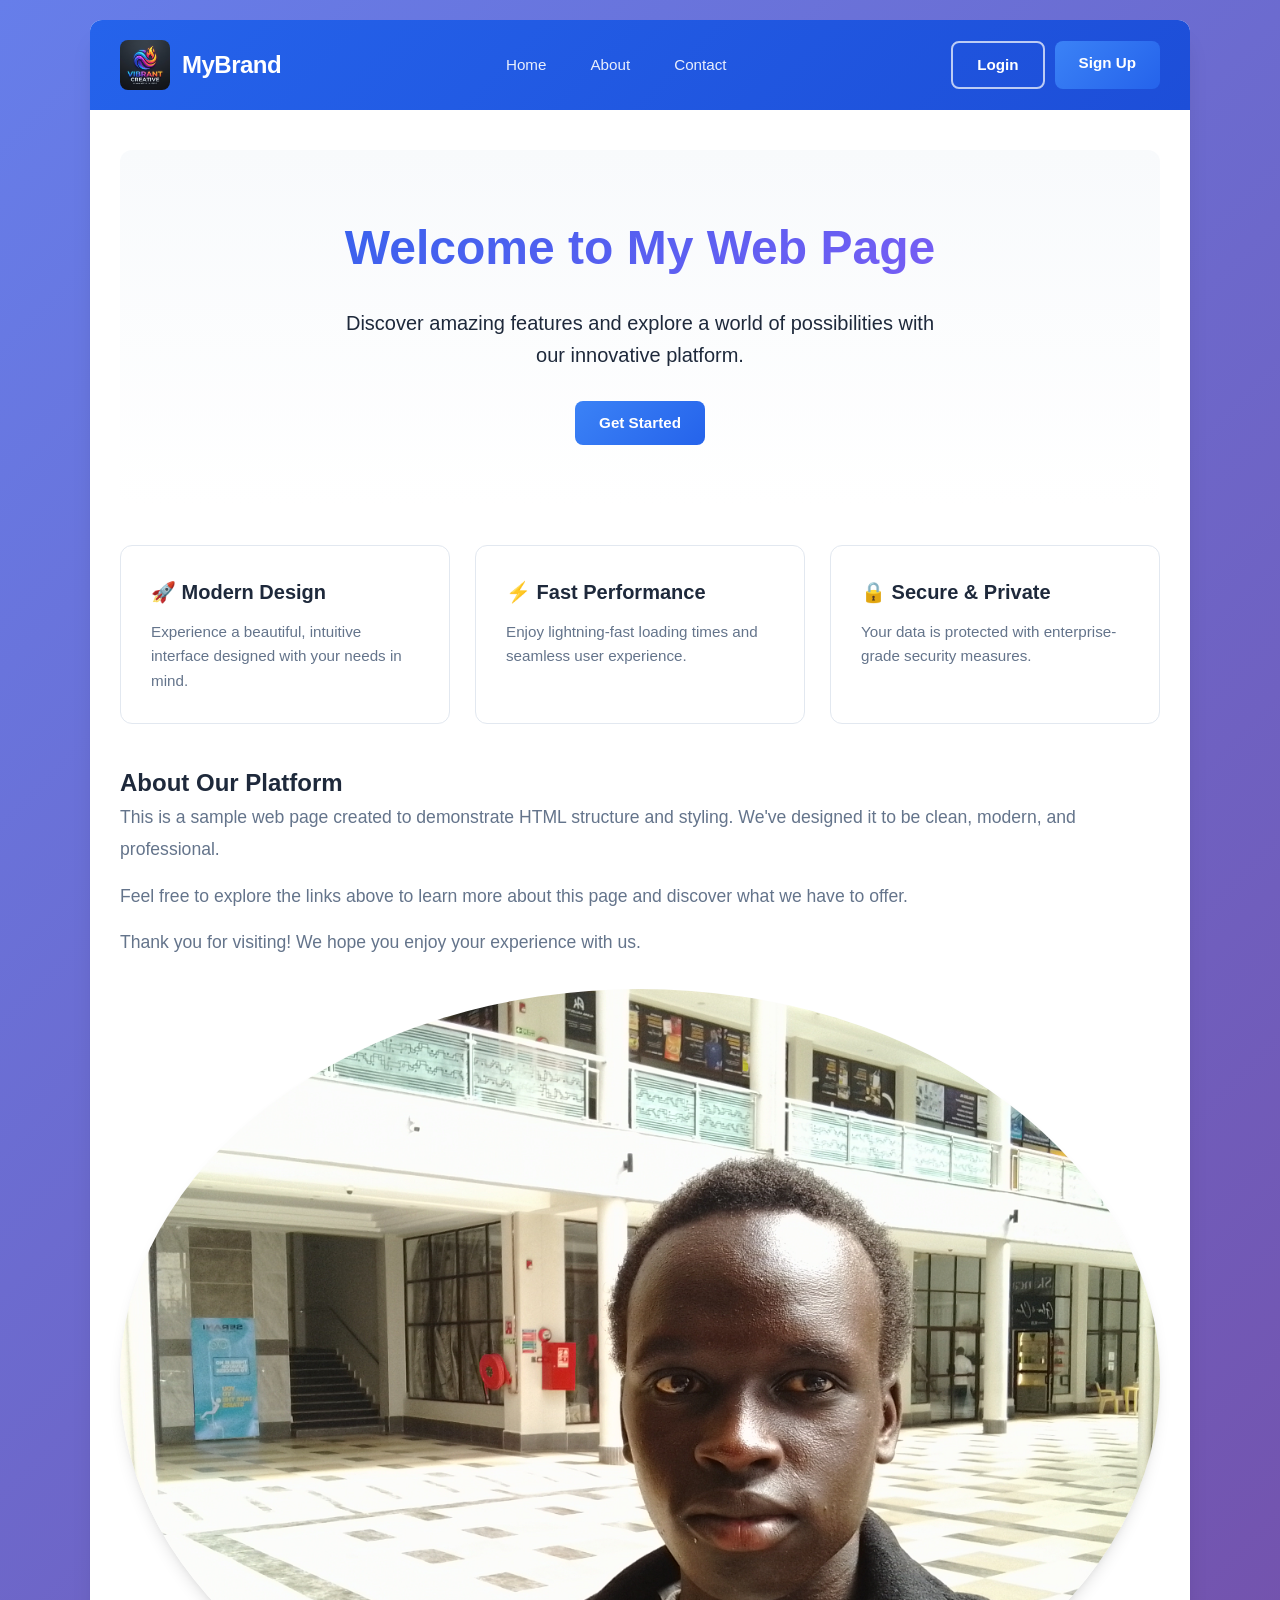
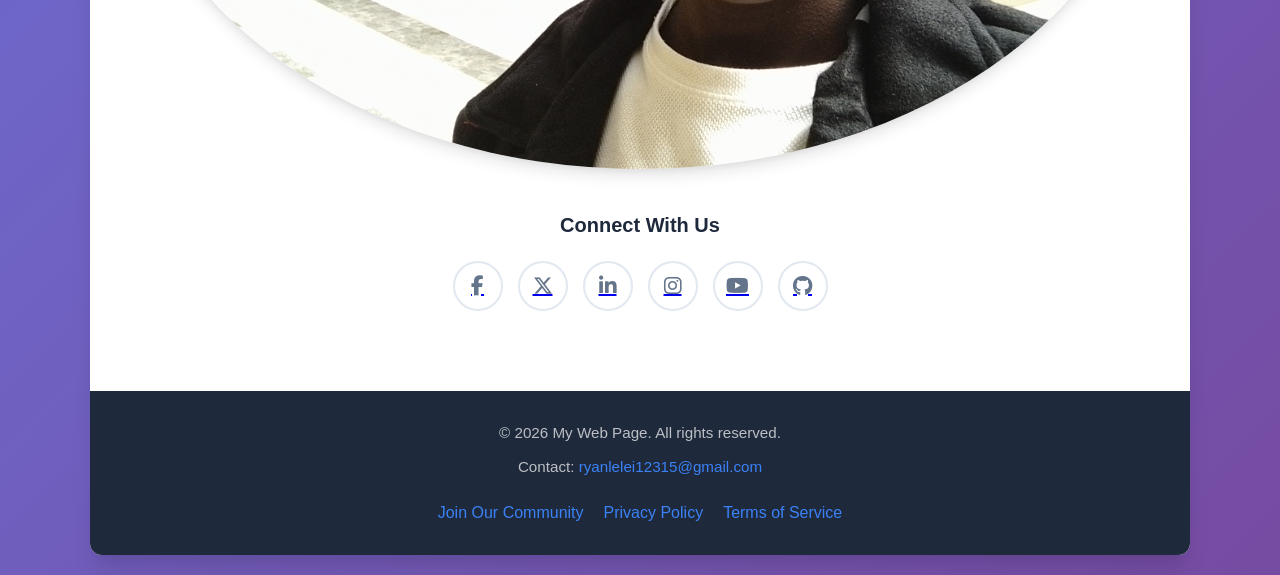
<file: drafts.html>
<!DOCTYPE html>
<html lang="en">
<head>
    <meta charset="UTF-8">
    <meta name="viewport" content="width=device-width, initial-scale=1.0">
    <title>My Web Page - Home</title>
    <link rel="stylesheet" href="styles.css">
    <link rel="icon" href="image_df5a3c51.png" type="image/png">
    <link rel="stylesheet" href="https://cdnjs.cloudflare.com/ajax/libs/font-awesome/6.4.0/css/all.min.css">
</head>
<body>
    <div class="container">
        <!-- Header with Navigation -->
        <header class="header">
            <a href="image_df5a3c51.png" class="logo">
                <img src="image_df5a3c51.png" alt="Logo">
                <span>MyBrand</span>
            </a>
            <nav class="nav-bar">
                <a href="index.html">Home</a>
                <a href="about.html">About</a>
                <a href="contact.html">Contact</a>
            </nav>
            <div class="login-signup">
                <a href="login.html" class="btn btn-outline">Login</a>
                <a href="signup.html" class="btn btn-primary">Sign Up</a>
            </div>
        </header>

        <!-- Main Content -->
        <div class="content-wrapper">
            <!-- Hero Section -->
            <div class="hero">
                <h1>Welcome to My Web Page</h1>
                <p>Discover amazing features and explore a world of possibilities with our innovative platform.</p>
                <a href="signup.html" class="btn btn-primary">Get Started</a>
            </div>

            <!-- Features Section -->
            <div class="features">
                <div class="feature-card">
                    <h3>🚀 Modern Design</h3>
                    <p>Experience a beautiful, intuitive interface designed with your needs in mind.</p>
                </div>
                <div class="feature-card">
                    <h3>⚡ Fast Performance</h3>
                    <p>Enjoy lightning-fast loading times and seamless user experience.</p>
                </div>
                <div class="feature-card">
                    <h3>🔒 Secure & Private</h3>
                    <p>Your data is protected with enterprise-grade security measures.</p>
                </div>
            </div>

            <!-- Content Section -->
            <div class="content">
                <h2>About Our Platform</h2>
                <p>This is a sample web page created to demonstrate HTML structure and styling. We've designed it to be clean, modern, and professional.</p>
                <p>Feel free to explore the links above to learn more about this page and discover what we have to offer.</p>
                <p>Thank you for visiting! We hope you enjoy your experience with us.</p>
            </div>

            <!-- Image Section -->
            <div class="image-container">
                <img src="IMG_20260305_153635_866.jpg" alt="Sample Image">
            </div>

            <!-- Social Media Section -->
            <div class="social-section">
                <h3>Connect With Us</h3>
                <div class="social-links">
                    <a href="https://www.facebook.com" target="_blank" title="Facebook">
                        <i class="fab fa-facebook-f"></i>
                    </a>
                    <a href="https://www.twitter.com" target="_blank" title="Twitter">
                        <i class="fab fa-x-twitter"></i>
                    </a>
                    <a href="https://www.linkedin.com" target="_blank" title="LinkedIn">
                        <i class="fab fa-linkedin-in"></i>
                    </a>
                    <a href="https://www.instagram.com" target="_blank" title="Instagram">
                        <i class="fab fa-instagram"></i>
                    </a>
                    <a href="https://www.youtube.com" target="_blank" title="YouTube">
                        <i class="fab fa-youtube"></i>
                    </a>
                    <a href="https://www.github.com" target="_blank" title="GitHub">
                        <i class="fab fa-github"></i>
                    </a>
                </div>
            </div>
        </div>

        <!-- Footer -->
        <footer class="footer">
            <p>&copy; 2026 My Web Page. All rights reserved.</p>
            <p>Contact: <a href="mailto:ryanlelei12315@gmail.com">ryanlelei12315@gmail.com</a></p>
            <div class="footer-links">
                <a href="https://www.example.com">Join Our Community</a>
                <a href="privacy.html">Privacy Policy</a>
                <a href="terms.html">Terms of Service</a>
            </div>
        </footer>
    </div>
</body>
</html>
</file>
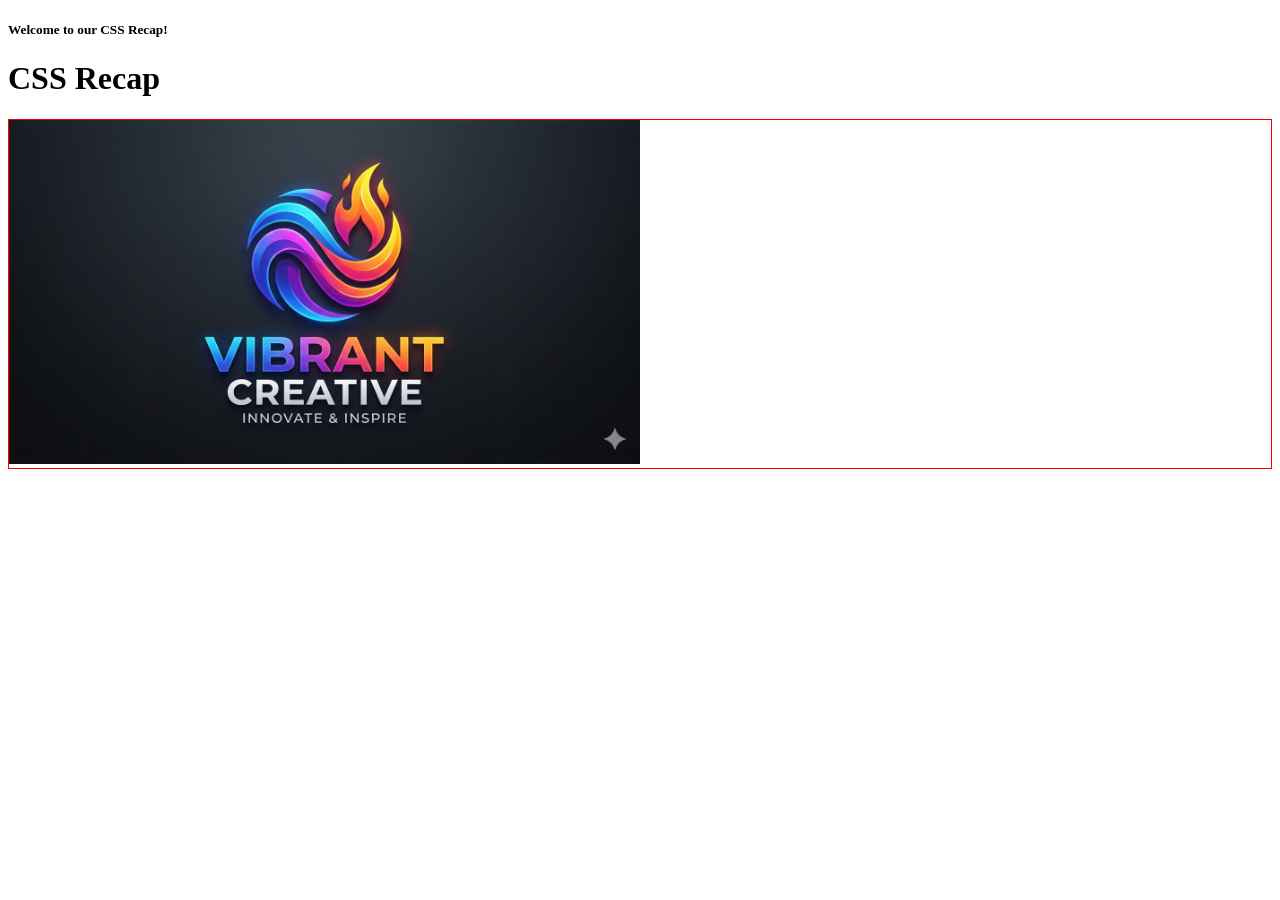
<file: foder.html>
<!DOCTYPE html>
<html lang="en">
<head>
    <meta charset="UTF-8">
    <meta name="viewport" content="width=device-width, initial-scale=1.0">
    <title>Document</title>
    <link rel="stylesheet" href="foder.css">
</head>
<body>
    <h5>Welcome to our CSS Recap!</h5>
    <h1>CSS Recap</h1>
    <section class="hero">
        <img src="image_df5a3c51.png" alt="Description of the image">
    </section>
</body>
</html>
</file>
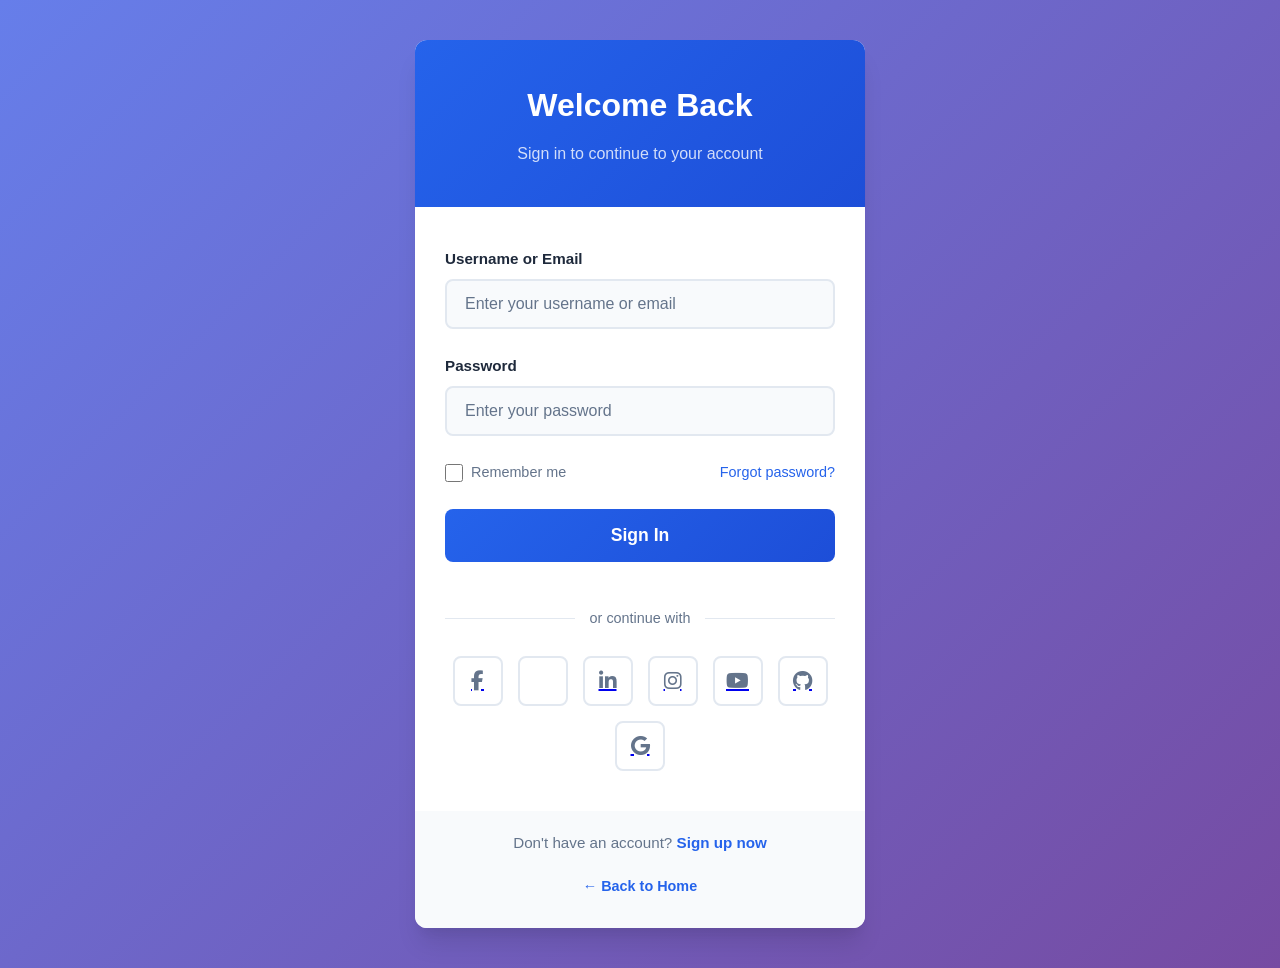
<file: login.html>
<!DOCTYPE html>
<html lang="en">
<head>
    <meta charset="UTF-8">
    <meta name="viewport" content="width=device-width, initial-scale=1.0">
    <title>Login - My Web Page</title>
    <link rel="stylesheet" href="styles.css">
    <link rel="icon" href="logo.png" type="image/png">
    <link rel="stylesheet" href="https://cdnjs.cloudflare.com/ajax/libs/font-awesome/6.4.0/css/all.min.css">
</head>
<body>
    <div class="login-container">
        <div class="login-wrapper">
            <div class="login-card">
                <!-- Login Header -->
                <div class="login-header">
                    <h2>Welcome Back</h2>
                    <p>Sign in to continue to your account</p>
                </div>

                <!-- Login Form -->
                <div class="login-body">
                    <form action="login_process.html" method="post">
                        <div class="form-group">
                            <label for="username">Username or Email</label>
                            <input type="text" id="username" name="username" placeholder="Enter your username or email" required>
                        </div>

                        <div class="form-group">
                            <label for="password">Password</label>
                            <input type="password" id="password" name="password" placeholder="Enter your password" required>
                        </div>

                        <div class="form-options">
                            <label class="remember-me">
                                <input type="checkbox" name="remember">
                                Remember me
                            </label>
                            <a href="forgot-password.html" class="forgot-password">Forgot password?</a>
                        </div>

                        <button type="submit" class="login-btn">Sign In</button>
                    </form>

                    <!-- Divider -->
                    <div class="login-divider">
                        <span>or continue with</span>
                    </div>

                    <!-- Social Login -->
                    <div class="social-login">
                        <a href="https://www.facebook.com" target="_blank" title="Facebook">
                            <i class="fab fa-facebook-f"></i>
                        </a>
                        <a href="https://www.twitter.com" target="_blank" title="Twitter">
                            <i class="fab fa-twitter-x"></i>
                        </a>
                        <a href="https://www.linkedin.com" target="_blank" title="LinkedIn">
                            <i class="fab fa-linkedin-in"></i>
                        </a>
                        <a href="https://www.instagram.com" target="_blank" title="Instagram">
                            <i class="fab fa-instagram"></i>
                        </a>
                        <a href="https://www.youtube.com" target="_blank" title="YouTube">
                            <i class="fab fa-youtube"></i>
                        </a>
                        <a href="https://www.github.com" target="_blank" title="GitHub">
                            <i class="fab fa-github"></i>
                        </a>
                        <a href="https://www.google.com" target="_blank" title="Google">
                            <i class="fab fa-google"></i>
                        </a>
                    </div>
                </div>

                <!-- Login Footer -->
                <div class="login-footer">
                    <p>Don't have an account? <a href="signup.html">Sign up now</a></p>
                    <a href="index.html" class="back-home">
                        ← Back to Home
                    </a>
                </div>
            </div>
        </div>
    </div>
</body>
</html>
</file>
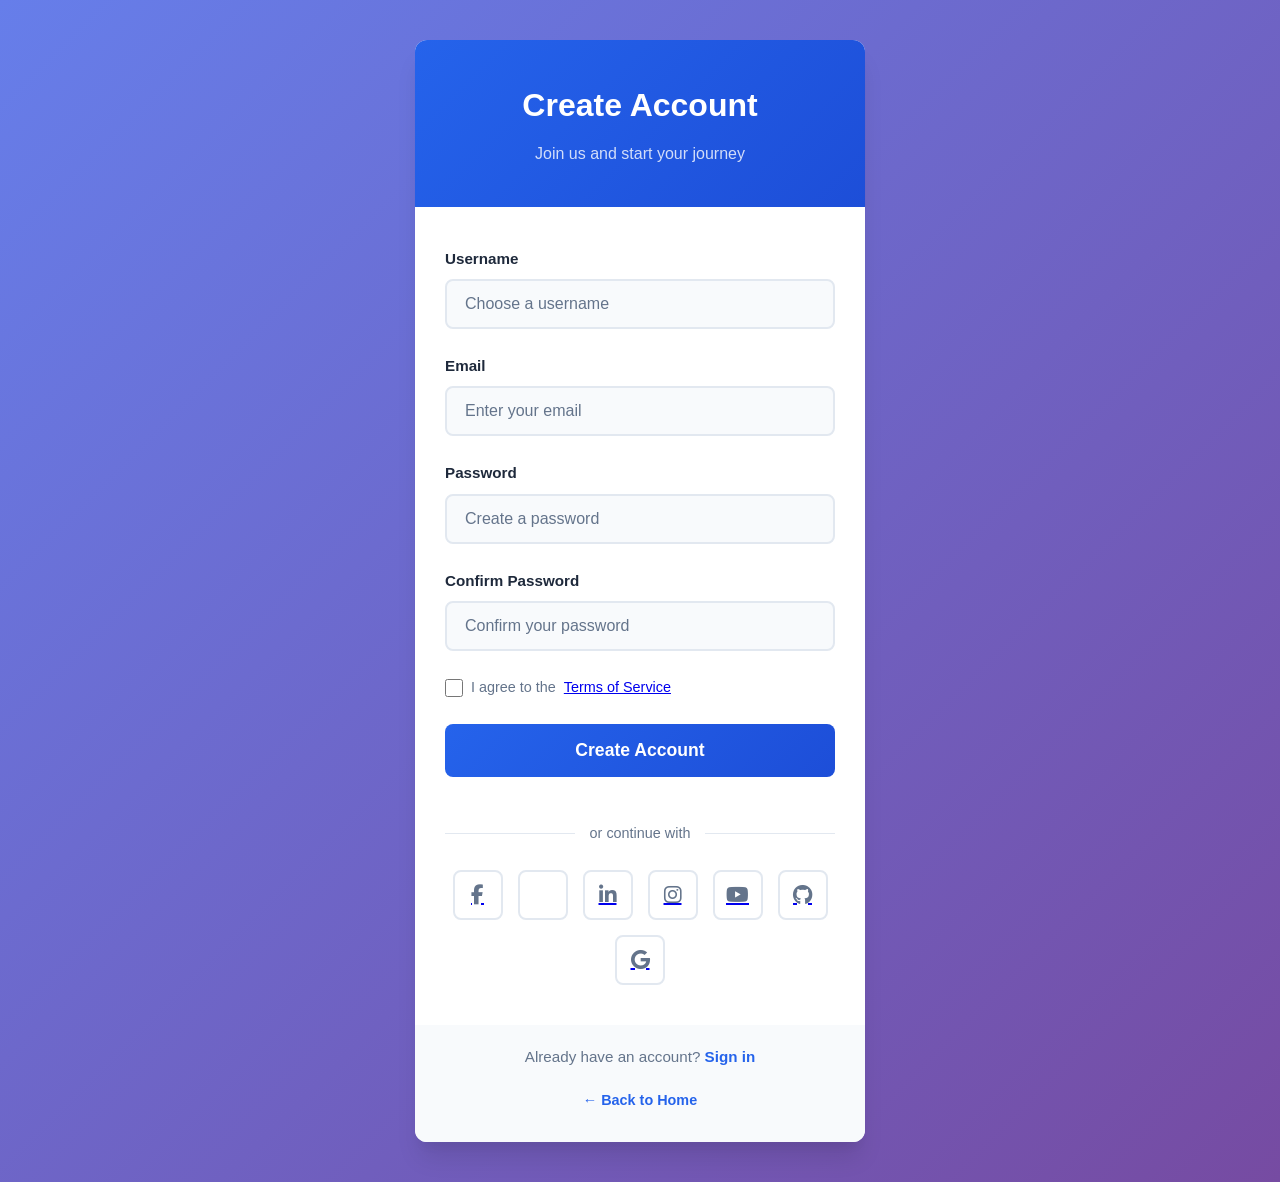
<file: signup.html>
<!DOCTYPE html>
<html lang="en">
<head>
    <meta charset="UTF-8">
    <meta name="viewport" content="width=device-width, initial-scale=1.0">
    <title>Sign Up - My Web Page</title>
    <link rel="stylesheet" href="styles.css">
    <link rel="icon" href="logo.png" type="image/png">
    <link rel="stylesheet" href="https://cdnjs.cloudflare.com/ajax/libs/font-awesome/6.4.0/css/all.min.css">
</head>
<body>
    <div class="login-container">
        <div class="login-wrapper">
            <div class="login-card">
                <!-- Signup Header -->
                <div class="login-header">
                    <h2>Create Account</h2>
                    <p>Join us and start your journey</p>
                </div>

                <!-- Signup Form -->
                <div class="login-body">
                    <form action="signup_process.html" method="post">
                        <div class="form-group">
                            <label for="username">Username</label>
                            <input type="text" id="username" name="username" placeholder="Choose a username" required>
                        </div>

                        <div class="form-group">
                            <label for="email">Email</label>
                            <input type="email" id="email" name="email" placeholder="Enter your email" required>
                        </div>

                        <div class="form-group">
                            <label for="password">Password</label>
                            <input type="password" id="password" name="password" placeholder="Create a password" required>
                        </div>

                        <div class="form-group">
                            <label for="confirm-password">Confirm Password</label>
                            <input type="password" id="confirm-password" name="confirm-password" placeholder="Confirm your password" required>
                        </div>

                        <div class="form-options">
                            <label class="remember-me">
                                <input type="checkbox" name="terms" required>
                                I agree to the <a href="terms.html">Terms of Service</a>
                            </label>
                        </div>

                        <button type="submit" class="login-btn">Create Account</button>
                    </form>

                    <!-- Divider -->
                    <div class="login-divider">
                        <span>or continue with</span>
                    </div>

                    <!-- Social Login -->
                    <div class="social-login">
                        <a href="https://www.facebook.com" target="_blank" title="Facebook">
                            <i class="fab fa-facebook-f"></i>
                        </a>
                        <a href="https://www.twitter.com" target="_blank" title="Twitter">
                            <i class="fab fa-twitter-x"></i>
                        </a>
                        <a href="https://www.linkedin.com" target="_blank" title="LinkedIn">
                            <i class="fab fa-linkedin-in"></i>
                        </a>
                        <a href="https://www.instagram.com" target="_blank" title="Instagram">
                            <i class="fab fa-instagram"></i>
                        </a>
                        <a href="https://www.youtube.com" target="_blank" title="YouTube">
                            <i class="fab fa-youtube"></i>
                        </a>
                        <a href="https://www.github.com" target="_blank" title="GitHub">
                            <i class="fab fa-github"></i>
                        </a>
                        <a href="https://www.google.com" target="_blank" title="Google">
                            <i class="fab fa-google"></i>
                        </a>
                    </div>
                </div>

                <!-- Signup Footer -->
                <div class="login-footer">
                    <p>Already have an account? <a href="login.html">Sign in</a></p>
                    <a href="index.html" class="back-home">
                        ← Back to Home
                    </a>
                </div>
            </div>
        </div>
    </div>
</body>
</html>
</file>
<file: styles.css>
/* styles */
:root {
    --primary-color: #2563eb;
    --primary-dark: #1d4ed8;
    --primary-light: #3b82f6;
    --secondary-color: #64748b;
    --accent-color: #f59e0b;
    --success-color: #10b981;
    --danger-color: #ef4444;
    --background-color: #f8fafc;
    --card-background: #ffffff;
    --text-primary: #1e293b;
    --text-secondary: #64748b;
    --border-color: #e2e8f0;
    --shadow-sm: 0 1px 2px 0 rgba(0, 0, 0, 0.05);
    --shadow-md: 0 4px 6px -1px rgba(0, 0, 0, 0.1), 0 2px 4px -1px rgba(0, 0, 0, 0.06);
    --shadow-lg: 0 10px 15px -3px rgba(0, 0, 0, 0.1), 0 4px 6px -2px rgba(0, 0, 0, 0.05);
    --shadow-xl: 0 20px 25px -5px rgba(0, 0, 0, 0.1), 0 10px 10px -5px rgba(0, 0, 0, 0.04);
    --transition: all 0.3s ease;
    --border-radius: 8px;
    --border-radius-lg: 12px;
}

* {
    margin: 0;
    padding: 0;
    box-sizing: border-box;
}

body {
    font-family: 'Segoe UI', -apple-system, BlinkMacSystemFont, 'Roboto', 'Oxygen', 'Ubuntu', sans-serif;
    background: linear-gradient(135deg, #667eea 0%, #764ba2 100%);
    min-height: 100vh;
    padding: 20px;
    color: var(--text-primary);
    line-height: 1.6;
}

/* Main Container */
.container {
    max-width: 1100px;
    margin: 0 auto;
    background-color: var(--card-background);
    padding: 0;
    border-radius: var(--border-radius-lg);
    box-shadow: var(--shadow-xl);
    overflow: hidden;
}

/* Header & Navigation */
.header {
    background: linear-gradient(135deg, var(--primary-color) 0%, var(--primary-dark) 100%);
    padding: 20px 30px;
    display: flex;
    justify-content: space-between;
    align-items: center;
    flex-wrap: wrap;
    gap: 15px;
}

.header .logo {
    display: flex;
    align-items: center;
    gap: 12px;
    text-decoration: none;
}

.header .logo img {
    width: 50px;
    height: 50px;
    border-radius: var(--border-radius);
    object-fit: cover;
}

.header .logo span {
    color: white;
    font-size: 1.5rem;
    font-weight: 600;
    letter-spacing: -0.5px;
}

.nav-bar {
    display: flex;
    align-items: center;
    gap: 8px;
    flex-wrap: wrap;
}

.nav-bar a {
    color: rgba(255, 255, 255, 0.9);
    text-decoration: none;
    padding: 10px 18px;
    border-radius: var(--border-radius);
    font-weight: 500;
    font-size: 0.95rem;
    transition: var(--transition);
}

.nav-bar a:hover {
    background-color: rgba(255, 255, 255, 0.15);
    color: white;
    transform: translateY(-2px);
}

.login-signup {
    display: flex;
    gap: 10px;
}

.btn {
    padding: 10px 24px;
    border: none;
    border-radius: var(--border-radius);
    font-weight: 600;
    font-size: 0.95rem;
    cursor: pointer;
    transition: var(--transition);
    text-decoration: none;
    display: inline-block;
}

.btn-outline {
    background-color: transparent;
    color: white;
    border: 2px solid rgba(255, 255, 255, 0.7);
}

.btn-outline:hover {
    background-color: white;
    color: var(--primary-color);
    border-color: white;
    transform: translateY(-2px);
    box-shadow: var(--shadow-md);
}

.btn-primary {
    background: linear-gradient(135deg, var(--primary-light) 0%, var(--primary-color) 100%);
    color: white;
    border: none;
}

.btn-primary:hover {
    background: linear-gradient(135deg, var(--primary-color) 0%, var(--primary-dark) 100%);
    transform: translateY(-2px);
    box-shadow: var(--shadow-md);
}

/* Main Content */
.content-wrapper {
    padding: 40px 30px;
}

.content h1 {
    font-size: 2.5rem;
    color: var(--text-primary);
    margin-bottom: 20px;
    font-weight: 700;
    letter-spacing: -0.5px;
}

.content p {
    color: var(--text-secondary);
    font-size: 1.1rem;
    margin-bottom: 15px;
    line-height: 1.8;
}

/* Hero Section */
.hero {
    text-align: center;
    padding: 60px 20px;
    background: linear-gradient(180deg, #f8fafc 0%, #ffffff 100%);
    border-radius: var(--border-radius-lg);
    margin-bottom: 40px;
}

.hero h1 {
    font-size: 3rem;
    background: linear-gradient(135deg, var(--primary-color) 0%, #8b5cf6 100%);
    -webkit-background-clip: text;
    -webkit-text-fill-color: transparent;
    background-clip: text;
    margin-bottom: 20px;
}

.hero p {
    font-size: 1.25rem;
    max-width: 600px;
    margin: 0 auto 30px;
}

/* Features Section */
.features {
    display: grid;
    grid-template-columns: repeat(auto-fit, minmax(250px, 1fr));
    gap: 25px;
    margin: 40px 0;
}

.feature-card {
    background: var(--card-background);
    border: 1px solid var(--border-color);
    border-radius: var(--border-radius-lg);
    padding: 30px;
    transition: var(--transition);
}

.feature-card:hover {
    transform: translateY(-5px);
    box-shadow: var(--shadow-lg);
    border-color: var(--primary-light);
}

.feature-card h3 {
    color: var(--text-primary);
    margin-bottom: 12px;
    font-size: 1.25rem;
}

.feature-card p {
    color: var(--text-secondary);
    font-size: 0.95rem;
}

/* Social Links */
.social-section {
    margin: 40px 0;
    text-align: center;
}

.social-section h3 {
    color: var(--text-primary);
    margin-bottom: 20px;
    font-size: 1.25rem;
}

.social-links {
    display: flex;
    justify-content: center;
    flex-wrap: wrap;
    gap: 15px;
}

.social-links a {
    display: inline-flex;
    align-items: center;
    justify-content: center;
    width: 50px;
    height: 50px;
    border-radius: 50%;
    background: var(--card-background);
    border: 2px solid var(--border-color);
    transition: var(--transition);
}

.social-links a:hover {
    transform: translateY(-5px);
    box-shadow: var(--shadow-md);
    border-color: var(--primary-color);
}

.social-links a i {
    font-size: 20px;
    color: var(--text-secondary);
    transition: var(--transition);
}

.social-links a:hover i {
    color: var(--primary-color);
}

/* Image Container */
.image-container {
    display: flex;
    justify-content: center;
    margin: 30px 0;
}

.image-container img {
    max-width: 100%;
    height: auto;
    border-radius:50%;
    box-shadow: var(--shadow-lg);
}

/* Footer */
.footer {
    background: var(--text-primary);
    color: white;
    padding: 30px;
    text-align: center;
}

.footer p {
    color: rgba(255, 255, 255, 0.7);
    margin-bottom: 10px;
    font-size: 0.95rem;
}

.footer a {
    color: var(--primary-light);
    text-decoration: none;
    transition: var(--transition);
}

.footer a:hover {
    color: white;
    text-decoration: underline;
}

.footer-links {
    display: flex;
    justify-content: center;
    gap: 20px;
    margin-top: 20px;
    flex-wrap: wrap;
}

/* Login Page Styles */
.login-container {
    min-height: calc(100vh - 40px);
    display: flex;
    align-items: center;
    justify-content: center;
    padding: 20px;
}

.login-wrapper {
    width: 100%;
    max-width: 450px;
}

.login-card {
    background: var(--card-background);
    border-radius: var(--border-radius-lg);
    box-shadow: var(--shadow-xl);
    overflow: hidden;
}

.login-header {
    background: linear-gradient(135deg, var(--primary-color) 0%, var(--primary-dark) 100%);
    padding: 40px 30px;
    text-align: center;
}

.login-header h2 {
    color: white;
    font-size: 2rem;
    margin-bottom: 10px;
    font-weight: 600;
}

.login-header p {
    color: rgba(255, 255, 255, 0.8);
    font-size: 1rem;
}

.login-body {
    padding: 40px 30px;
}

.form-group {
    margin-bottom: 25px;
}

.form-group label {
    display: block;
    color: var(--text-primary);
    font-weight: 600;
    margin-bottom: 8px;
    font-size: 0.95rem;
}

.form-group input {
    width: 100%;
    padding: 14px 18px;
    border: 2px solid var(--border-color);
    border-radius: var(--border-radius);
    font-size: 1rem;
    transition: var(--transition);
    background: var(--background-color);
}

.form-group input:focus {
    outline: none;
    border-color: var(--primary-color);
    box-shadow: 0 0 0 4px rgba(37, 99, 235, 0.1);
    background: white;
}

.form-group input::placeholder {
    color: var(--text-secondary);
}

.form-options {
    display: flex;
    justify-content: space-between;
    align-items: center;
    margin-bottom: 25px;
    font-size: 0.9rem;
}

.remember-me {
    display: flex;
    align-items: center;
    gap: 8px;
    color: var(--text-secondary);
}

.remember-me input[type="checkbox"] {
    width: 18px;
    height: 18px;
    accent-color: var(--primary-color);
}

.forgot-password {
    color: var(--primary-color);
    text-decoration: none;
    font-weight: 500;
}

.forgot-password:hover {
    text-decoration: underline;
}

.login-btn {
    width: 100%;
    padding: 16px;
    background: linear-gradient(135deg, var(--primary-color) 0%, var(--primary-dark) 100%);
    color: white;
    border: none;
    border-radius: var(--border-radius);
    font-size: 1.1rem;
    font-weight: 600;
    cursor: pointer;
    transition: var(--transition);
    margin-bottom: 20px;
}

.login-btn:hover {
    transform: translateY(-2px);
    box-shadow: var(--shadow-lg);
}

.login-divider {
    display: flex;
    align-items: center;
    margin: 25px 0;
    color: var(--text-secondary);
    font-size: 0.9rem;
}

.login-divider::before,
.login-divider::after {
    content: '';
    flex: 1;
    height: 1px;
    background: var(--border-color);
}

.login-divider span {
    padding: 0 15px;
}

.social-login {
    display: flex;
    justify-content: center;
    gap: 15px;
    flex-wrap: wrap;
}

.social-login a {
    display: flex;
    align-items: center;
    justify-content: center;
    width: 50px;
    height: 50px;
    border: 2px solid var(--border-color);
    border-radius: var(--border-radius);
    transition: var(--transition);
}

.social-login a:hover {
    transform: translateY(-3px);
    box-shadow: var(--shadow-md);
    border-color: var(--primary-color);
}

.social-login a i {
    font-size: 20px;
    color: var(--text-secondary);
    transition: var(--transition);
}

.social-login a:hover i {
    color: var(--primary-color);
}

.login-footer {
    text-align: center;
    padding: 20px 30px 30px;
    background: var(--background-color);
}

.login-footer p {
    color: var(--text-secondary);
    font-size: 0.95rem;
}

.login-footer a {
    color: var(--primary-color);
    text-decoration: none;
    font-weight: 600;
}

.login-footer a:hover {
    text-decoration: underline;
}

.back-home {
    display: flex;
    align-items: center;
    justify-content: center;
    gap: 8px;
    margin-top: 20px;
    color: var(--text-secondary);
    text-decoration: none;
    font-size: 0.9rem;
}

.back-home:hover {
    color: var(--primary-color);
}

/* Responsive Design */
@media (max-width: 768px) {
    .header {
        flex-direction: column;
        text-align: center;
    }

    .nav-bar {
        justify-content: center;
    }

    .login-signup {
        flex-direction: column;
        width: 100%;
    }

    .btn {
        width: 100%;
        text-align: center;
    }

    .content-wrapper {
        padding: 30px 20px;
    }

    .hero h1 {
        font-size: 2rem;
    }

    .features {
        grid-template-columns: 1fr;
    }

    .login-body {
        padding: 30px 20px;
    }
}

@media (max-width: 480px) {
    body {
        padding: 10px;
    }

    .content h1 {
        font-size: 1.75rem;
    }

    .hero h1 {
        font-size: 1.75rem;
    }

    .social-links {
        gap: 10px;
    }

    .social-links a {
        width: 40px;
        height: 40px;
    }
}



/* Dark Mode */
@media (prefers-color-scheme: dark) {
    :root {
        --background-color: #121212;
        --text-primary: #ffffff;
        --text-secondary: #b3b3b3;
        --primary-color: #bb86fc;
        --secondary-color: #03dac6;
        --border-color: #333333;
        --card-background: #1e1e1e;
    }
}
</file>
<file: foder.css>
.hero {
    
    border: 1px solid red;

}
.hero img {
    object-fit: cover;
    object-position: top;
    width: 50%;
    height: 100%;
}
@keyframes identifier {
    unknown {
        /* animation properties */
    }
}
</file>
